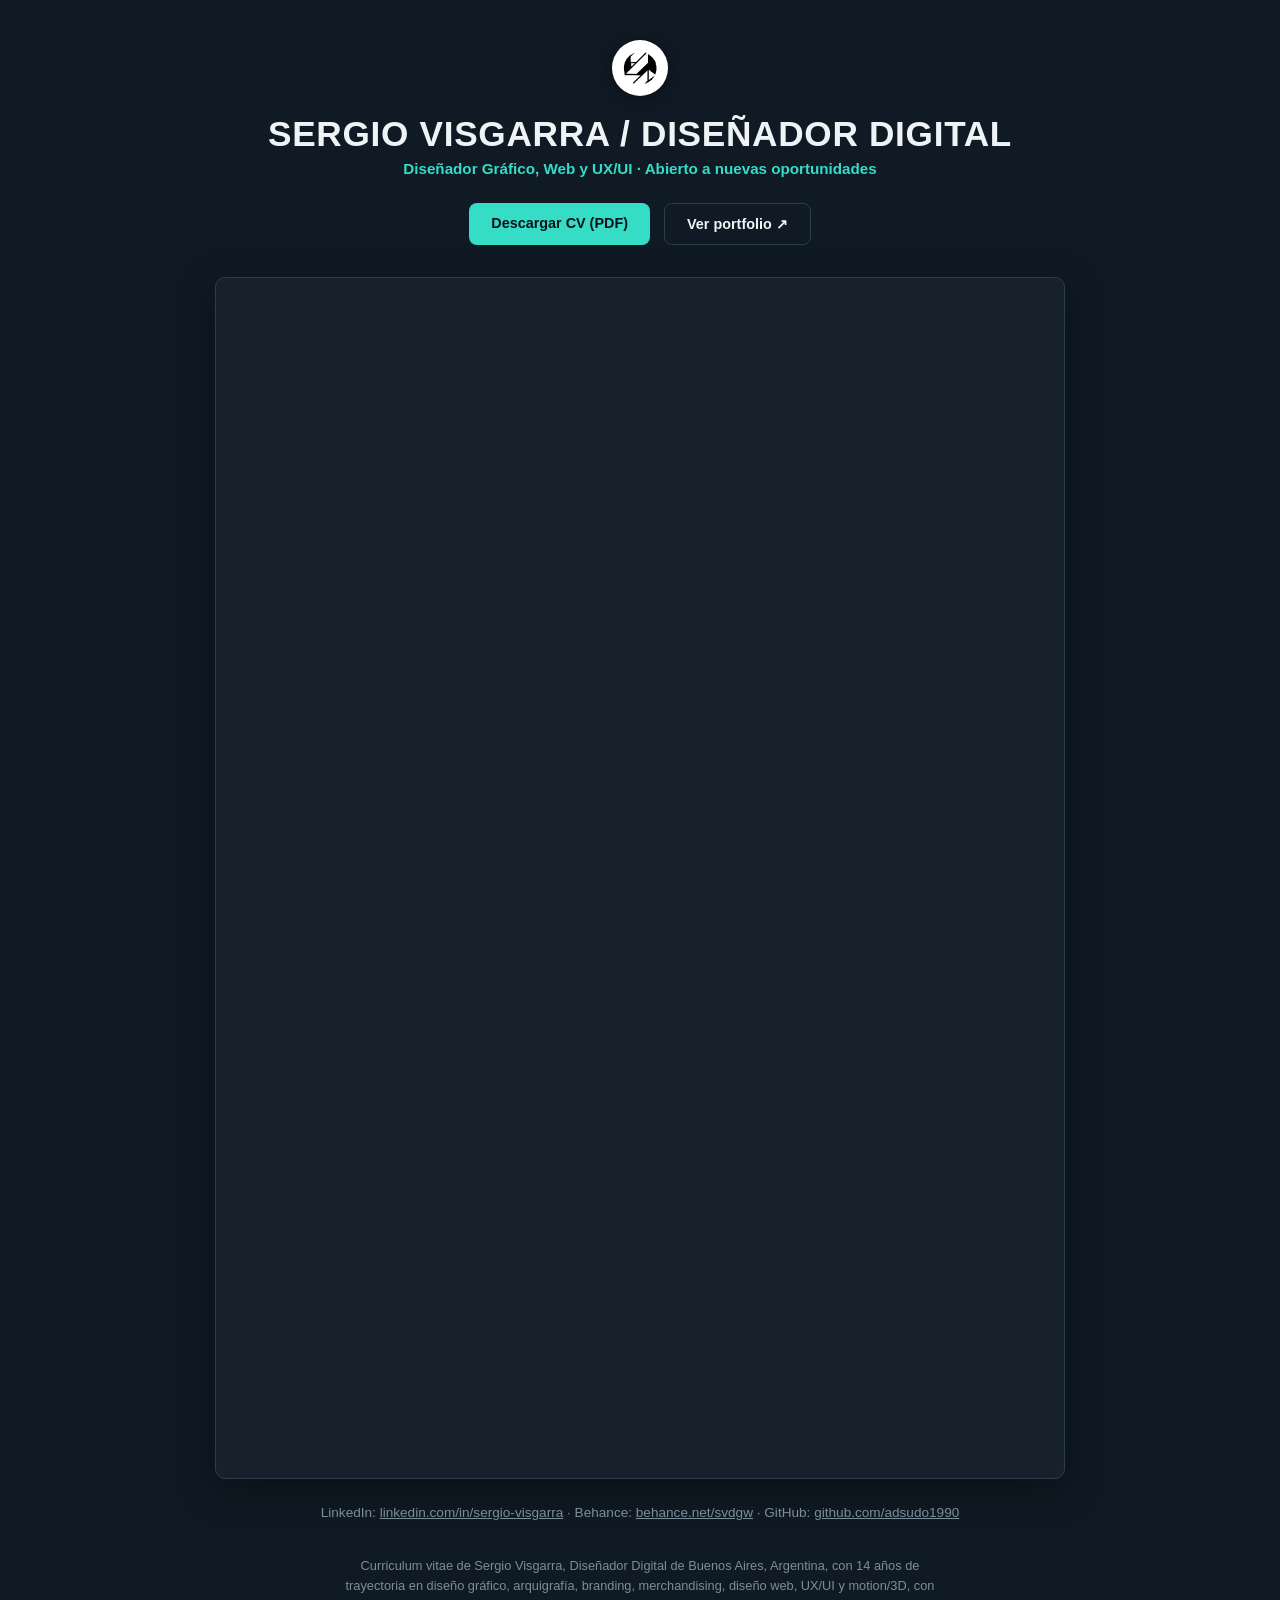
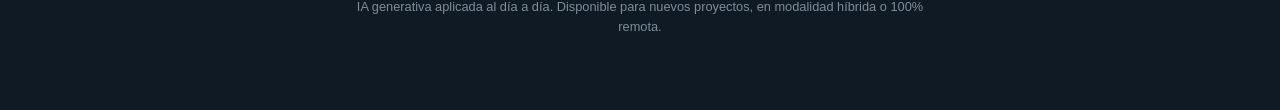
<file: cv/cv-landing.html>
<!doctype html>
<html lang="es">
<head>
<meta charset="UTF-8">
<meta name="viewport" content="width=device-width, initial-scale=1.0">

<title>Sergio Visgarra / Diseñador Digital</title>
<meta name="description" content="Curriculum vitae de Sergio Visgarra, Diseñador Digital de Buenos Aires con 14 años de trayectoria: diseño gráfico, arquigrafía, branding, diseño web, UX/UI y motion, con IA generativa en el flujo de trabajo diario. Descargá el CV en PDF.">
<meta name="author" content="Sergio Visgarra">
<meta name="keywords" content="Sergio Visgarra, Diseñador Digital, Diseñador Gráfico, Diseñador Web, Diseñador UX/UI, CV, Curriculum Vitae, Branding, Arquigrafía, IA Generativa, Buenos Aires">
<link rel="canonical" href="https://sergio-cv.sergio-visgarra.workers.dev/">
<meta name="robots" content="index, follow">
<link rel="icon" type="image/png" href="https://adsudo1990.github.io/portfolio/assets/favicon.png">

<!-- Open Graph / Twitter Card: la vista previa al compartir el link -->
<meta property="og:type" content="profile">
<meta property="og:title" content="Sergio Visgarra / Diseñador Digital">
<meta property="og:description" content="14 años de trayectoria en diseño gráfico, web y UX/UI. Piezas listas para imprimir, arquigrafía, branding, merchandising e IA generativa aplicada al diseño. Descargá el CV en PDF.">
<meta property="og:image" content="https://adsudo1990.github.io/portfolio/assets/img/og-cover.png">
<meta property="og:image:width" content="1200">
<meta property="og:image:height" content="630">
<meta property="og:url" content="https://sergio-cv.sergio-visgarra.workers.dev/">
<meta property="og:locale" content="es_AR">
<meta name="twitter:card" content="summary_large_image">
<meta name="twitter:title" content="Sergio Visgarra / Diseñador Digital">
<meta name="twitter:description" content="14 años de trayectoria en diseño gráfico, web y UX/UI. Piezas listas para imprimir, arquigrafía, branding, merchandising e IA generativa aplicada al diseño. Descargá el CV en PDF.">
<meta name="twitter:image" content="https://adsudo1990.github.io/portfolio/assets/img/og-cover.png">

<!-- Schema.org: le da a Google/LinkedIn/buscadores con IA una lectura
     estructurada de quién es Sergio y de que este documento es su CV,
     no solo un PDF suelto -->
<script type="application/ld+json">
{
  "@context": "https://schema.org",
  "@type": "ProfilePage",
  "name": "Sergio Visgarra / Diseñador Digital",
  "url": "https://sergio-cv.sergio-visgarra.workers.dev/",
  "mainEntity": {
    "@type": "Person",
    "name": "Sergio Visgarra",
    "jobTitle": "Diseñador Digital",
    "description": "Diseñador Gráfico, Web y UX/UI con 14 años de trayectoria, especializado en piezas gráficas, arquigrafía, branding y diseño web con IA generativa aplicada al flujo de trabajo diario.",
    "url": "https://adsudo1990.github.io/portfolio/",
    "image": "https://adsudo1990.github.io/portfolio/assets/img/og-cover.png",
    "address": { "@type": "PostalAddress", "addressLocality": "Buenos Aires", "addressCountry": "AR" },
    "email": "mailto:sergio_visgarra@hotmail.com",
    "sameAs": [
      "https://www.linkedin.com/in/sergio-visgarra",
      "https://github.com/adsudo1990",
      "https://www.behance.net/svdgw"
    ],
    "knowsAbout": [
      "Diseño Gráfico", "Diseño Web", "UX/UI", "Arquigrafía", "Branding",
      "Merchandising", "Motion", "3D", "IA Generativa"
    ]
  },
  "significantLink": "https://sergio-cv.sergio-visgarra.workers.dev/cv"
}
</script>

<style>
  :root{
    --bg:#101a24; --ink:#eef3f6; --ink-soft:#aebdc9; --ink-faint:#7c8d9a;
    --accent:#35dcc6; --line:#2c3d4c; --panel:#16212c;
    --font-head:'Fira Sans', sans-serif; --font-body:'Inter', sans-serif;
  }
  *{ box-sizing:border-box; }
  html,body{ margin:0; padding:0; }
  body{
    background:var(--bg); color:var(--ink); font-family:var(--font-body);
    min-height:100vh; display:flex; flex-direction:column; align-items:center;
    padding:40px 20px 60px;
  }
  .mark{
    width:56px; height:56px; border-radius:50%; background:#fff;
    display:flex; align-items:center; justify-content:center; margin-bottom:18px;
    box-shadow:0 2px 14px rgba(0,0,0,.4);
  }
  .mark img{ width:64%; height:64%; object-fit:contain; }
  h1{
    font-family:var(--font-head); font-weight:800; font-size:clamp(1.5rem,4vw,2.2rem);
    text-transform:uppercase; letter-spacing:.02em; margin:0 0 6px; text-align:center;
  }
  .role{ color:var(--accent); font-weight:600; font-size:.95rem; margin:0 0 26px; text-align:center; }
  .actions{ display:flex; gap:14px; flex-wrap:wrap; justify-content:center; margin-bottom:32px; }
  .btn{
    font-family:var(--font-body); font-weight:600; font-size:.9rem;
    padding:12px 22px; border-radius:8px; text-decoration:none; transition:transform .15s ease;
  }
  .btn:hover{ transform:translateY(-2px); }
  .btn-primary{ background:var(--accent); color:#0b1219; }
  .btn-outline{ background:transparent; color:var(--ink); border:1px solid var(--line); }
  .viewer{
    width:100%; max-width:850px; aspect-ratio:210/297; background:var(--panel);
    border:1px solid var(--line); border-radius:10px; overflow:hidden;
    box-shadow:0 10px 40px rgba(0,0,0,.4);
  }
  .viewer iframe{ width:100%; height:100%; border:0; }
  .fallback{
    padding:40px; text-align:center; color:var(--ink-soft); font-size:.9rem;
  }
  .links{ margin-top:26px; font-size:.85rem; color:var(--ink-faint); }
  .links a{ color:var(--ink-faint); }
  .seo-text{ max-width:600px; margin-top:22px; font-size:.8rem; line-height:1.6; color:var(--ink-faint); text-align:center; }
</style>
</head>
<body>

  <div class="mark"><img src="https://adsudo1990.github.io/portfolio/assets/favicon.png" alt="Marca Sergio Visgarra"></div>
  <h1>Sergio Visgarra / Diseñador Digital</h1>
  <p class="role">Diseñador Gráfico, Web y UX/UI · Abierto a nuevas oportunidades</p>

  <div class="actions">
    <a class="btn btn-primary" href="https://sergio-cv.sergio-visgarra.workers.dev/cv" target="_blank" rel="noopener">Descargar CV (PDF)</a>
    <a class="btn btn-outline" href="https://adsudo1990.github.io/portfolio/">Ver portfolio ↗</a>
  </div>

  <div class="viewer">
    <iframe src="https://sergio-cv.sergio-visgarra.workers.dev/cv" title="CV de Sergio Visgarra">
      <p class="fallback">Tu navegador no puede mostrar el PDF acá. <a href="https://sergio-cv.sergio-visgarra.workers.dev/cv">Descargalo directamente</a>.</p>
    </iframe>
  </div>

  <p class="links">
    LinkedIn: <a href="https://www.linkedin.com/in/sergio-visgarra">linkedin.com/in/sergio-visgarra</a> ·
    Behance: <a href="https://www.behance.net/svdgw">behance.net/svdgw</a> ·
    GitHub: <a href="https://github.com/adsudo1990">github.com/adsudo1990</a>
  </p>

  <p class="seo-text">Curriculum vitae de Sergio Visgarra, Diseñador Digital de Buenos Aires, Argentina, con 14 años de trayectoria en diseño gráfico, arquigrafía, branding, merchandising, diseño web, UX/UI y motion/3D, con IA generativa aplicada al día a día. Disponible para nuevos proyectos, en modalidad híbrida o 100% remota.</p>

  <!-- Cloudflare Web Analytics: pegá acá tu token una vez que crees el
       sitio en el dashboard de Cloudflare (Analytics & Logs > Web Analytics
       > Add a site > copiá el "beacon token", el string largo que va en
       data-cf-beacon). Con esto ves visitas, países y referrers de quién
       entra a esta página. Sin token, esta línea no hace nada. -->
  <script defer src="https://static.cloudflareinsights.com/beacon.min.js" data-cf-beacon='{"token": "TU_TOKEN_ACA"}'></script>

</body>
</html>
</file>
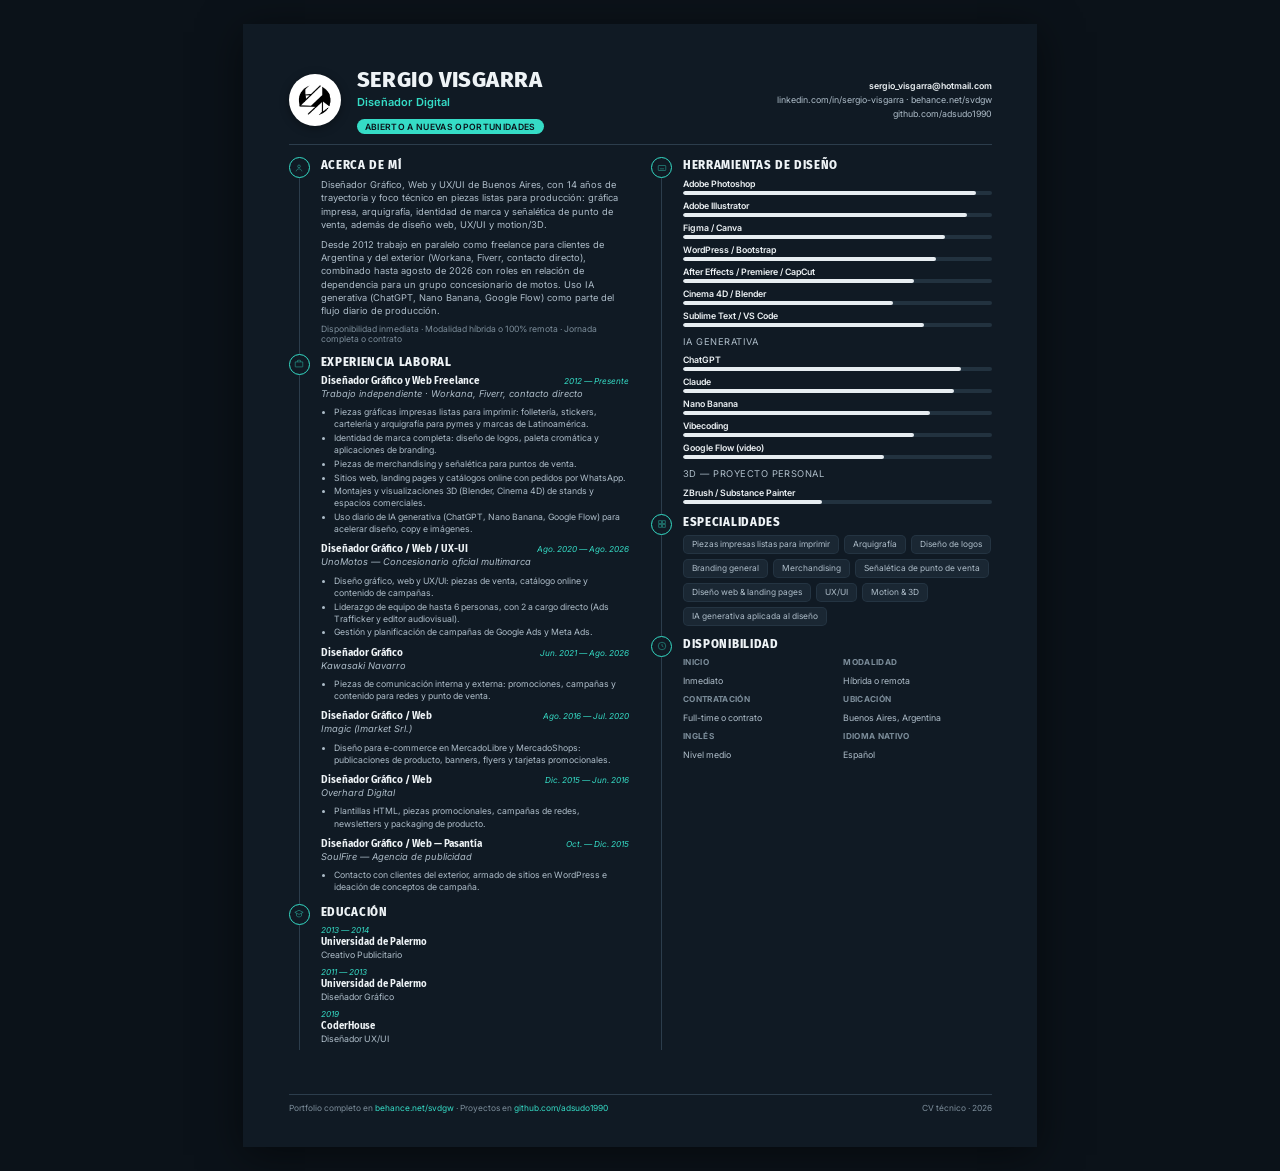
<file: cv/cv-tecnico.html>
<!doctype html>
<html lang="es">
<head>
<meta charset="UTF-8">
<meta name="viewport" content="width=device-width, initial-scale=1.0">
<title>Sergio Visgarra / Diseñador Digital</title>
<link rel="preconnect" href="https://fonts.googleapis.com">
<link rel="preconnect" href="https://fonts.gstatic.com" crossorigin>
<link href="https://fonts.googleapis.com/css2?family=Fira+Sans:wght@500;600;700;800&family=Inter:wght@400;500;600&display=swap" rel="stylesheet">
<style>
  :root{
    --bg:#101a24;
    --panel:#101a24;
    --line:#2c3d4c;
    --ink:#eef3f6;
    --ink-soft:#aebdc9;
    --ink-faint:#7c8d9a;
    --accent:#35dcc6;
    --bar-bg:#22323f;
    --bar-fill:#e7edf1;
    --chip-bg:#1a2733;
    --chip-line:#31465570;
    --font-head:'Fira Sans', sans-serif;
    --font-body:'Inter', sans-serif;
  }
  *{ box-sizing:border-box; }
  html,body{ margin:0; padding:0; background:#0b1219; }
  body{ font-family:var(--font-body); color:var(--ink); -webkit-font-smoothing:antialiased; }

  /* ============ A4 PAGE ============ */
  .page{
    width:210mm;
    height:297mm;
    margin:24px auto;
    background:var(--bg);
    box-shadow:0 8px 40px rgba(0,0,0,.5);
    padding:11mm 12mm 9mm;
    position:relative;
  }
  @media print{
    body{ background:#0b1219; }
    .page{ margin:0; box-shadow:none; width:210mm; min-height:297mm; }
    @page{ size:A4; margin:0; }
  }

  /* ============ HEADER ============ */
  .header{
    display:flex;
    align-items:center;
    gap:16px;
    padding-bottom:10px;
    border-bottom:1px solid var(--line);
  }
  .header-mark{
    width:52px; height:52px;
    border-radius:50%;
    background:#fff;
    display:flex; align-items:center; justify-content:center;
    flex:none;
    box-shadow:0 2px 10px rgba(0,0,0,.35);
  }
  .header-mark img{ width:66%; height:66%; object-fit:contain; }
  .header-id{ flex:1; min-width:0; }
  .header-id h1{
    font-family:var(--font-head);
    font-weight:800;
    font-size:22px;
    letter-spacing:.02em;
    text-transform:uppercase;
    margin:0 0 2px;
    color:var(--ink);
  }
  .header-role{
    font-size:11px;
    color:var(--accent);
    font-weight:600;
    margin:0 0 5px;
    letter-spacing:.01em;
  }
  .header-badge{
    display:inline-flex; align-items:center; gap:5px;
    font-size:8.6px;
    font-weight:600;
    color:#0b1219;
    background:var(--accent);
    padding:2.5px 8px;
    border-radius:20px;
    text-transform:uppercase;
    letter-spacing:.04em;
  }
  .header-contact{
    text-align:right;
    font-size:8.8px;
    color:var(--ink-soft);
    line-height:1.55;
    flex:none;
    white-space:nowrap;
  }
  .header-contact strong{ color:var(--ink); font-weight:600; }
  .header-contact a{ color:inherit; text-decoration:none; }
  .header-contact a:hover{ text-decoration:underline; }

  /* ============ LAYOUT ============ */
  .body-grid{
    display:grid;
    grid-template-columns:1fr 1fr;
    gap:0 22px;
    margin-top:12px;
  }
  .col{ position:relative; }
  /* spine line running through each column's icon column */
  .col::before{
    content:'';
    position:absolute;
    left:10px; top:5px; bottom:5px;
    width:1px;
    background:var(--line);
  }

  .sec{ position:relative; padding-left:32px; margin-bottom:11px; }
  .sec-icon{
    position:absolute; left:0; top:-1px;
    width:21px; height:21px;
    border-radius:50%;
    border:1.4px solid var(--accent);
    background:var(--bg);
    display:flex; align-items:center; justify-content:center;
    z-index:1;
  }
  .sec-icon svg{ width:10px; height:10px; stroke:var(--accent); fill:none; }
  .sec h2{
    font-family:var(--font-head);
    font-weight:800;
    font-size:11.5px;
    letter-spacing:.06em;
    text-transform:uppercase;
    margin:1px 0 6px;
    color:var(--ink);
  }
  .sec-body p{ margin:0 0 6px; font-size:9.3px; line-height:1.44; color:var(--ink-soft); }

  /* ---- about ---- */
  .about p{ margin:0 0 6px; }
  .about .links{ font-size:8.6px; color:var(--ink-faint); margin-top:4px; }
  .about .links a{ color:var(--ink-faint); }

  /* ---- experience ---- */
  .job{ margin-bottom:8px; }
  .job:last-child{ margin-bottom:0; }
  .job-top{ display:flex; justify-content:space-between; align-items:baseline; gap:8px; flex-wrap:wrap; }
  .job-title{ font-family:var(--font-head); font-weight:700; font-size:10px; color:var(--ink); }
  .job-date{ font-size:8.2px; color:var(--accent); font-style:italic; white-space:nowrap; }
  .job-company{ font-size:8.8px; color:var(--ink-faint); margin:0 0 3px; font-style:italic; }
  .job ul{ margin:0; padding-left:13px; }
  .job li{ font-size:8.7px; line-height:1.4; color:var(--ink-soft); margin-bottom:1.5px; }

  /* ---- education ---- */
  .edu-item{ margin-bottom:7px; }
  .edu-item:last-child{ margin-bottom:0; }
  .edu-date{ font-size:8.2px; color:var(--accent); font-style:italic; }
  .edu-school{ font-family:var(--font-head); font-weight:700; font-size:9.6px; color:var(--ink); margin:1px 0; }
  .edu-degree{ font-size:8.8px; color:var(--ink-soft); }

  /* ---- tools / skill bars ---- */
  .skill-row{ margin-bottom:5px; }
  .skill-row:last-child{ margin-bottom:0; }
  .skill-label{ display:flex; justify-content:space-between; font-size:8.8px; color:var(--ink-soft); margin-bottom:2px; }
  .skill-label b{ color:var(--ink); font-weight:600; }
  .skill-bar{ height:4px; border-radius:3px; background:var(--bar-bg); overflow:hidden; }
  .skill-bar span{ display:block; height:100%; background:var(--bar-fill); border-radius:3px; }
  .skill-group-gap{ margin-top:8px; }
  .skill-group-title{ font-size:8.2px; text-transform:uppercase; letter-spacing:.05em; color:var(--ink-faint); margin:0 0 5px; }

  /* ---- specialties chips ---- */
  .chips{ display:flex; flex-wrap:wrap; gap:5px; }
  .chip{
    font-size:8.4px;
    color:var(--ink-soft);
    background:var(--chip-bg);
    border:1px solid var(--chip-line);
    padding:3px 8px;
    border-radius:5px;
    line-height:1.3;
  }

  /* ---- disponibilidad ---- */
  .avail-grid{ display:grid; grid-template-columns:1fr 1fr; gap:6px 12px; }
  .avail-item b{ display:block; font-size:8.2px; text-transform:uppercase; letter-spacing:.04em; color:var(--ink-faint); margin-bottom:1px; }
  .avail-item span{ font-size:8.8px; color:var(--ink-soft); }

  /* ============ FOOTER ============ */
  .footer{
    position:absolute;
    left:12mm; right:12mm; bottom:9mm;
    padding-top:8px;
    border-top:1px solid var(--line);
    display:flex;
    justify-content:space-between;
    align-items:center;
    font-size:8.4px;
    color:var(--ink-faint);
  }
  .footer a{ color:var(--accent); text-decoration:none; }
</style>
</head>
<body>

<div class="page">

  <!-- ============ HEADER ============ -->
  <header class="header">
    <div class="header-mark"><img src="../assets/favicon.png" alt="Marca Sergio Visgarra"></div>
    <div class="header-id">
      <h1>Sergio Visgarra</h1>
      <p class="header-role">Diseñador Digital</p>
      <span class="header-badge">Abierto a nuevas oportunidades</span>
    </div>
    <div class="header-contact">
      <strong><a href="mailto:sergio_visgarra@hotmail.com">sergio_visgarra@hotmail.com</a></strong><br>
      <a href="https://www.linkedin.com/in/sergio-visgarra">linkedin.com/in/sergio-visgarra</a> · <a href="https://www.behance.net/svdgw">behance.net/svdgw</a><br>
      <a href="https://github.com/adsudo1990">github.com/adsudo1990</a>
    </div>
  </header>

  <!-- ============ BODY ============ -->
  <div class="body-grid">

    <!-- ================= LEFT COLUMN ================= -->
    <div class="col">

      <section class="sec about">
        <span class="sec-icon"><svg viewBox="0 0 24 24"><circle cx="12" cy="8" r="3.2"/><path d="M5 20c1.2-4 4-6 7-6s5.8 2 7 6"/></svg></span>
        <h2>Acerca de mí</h2>
        <div class="sec-body">
          <p>Diseñador Gráfico, Web y UX/UI de Buenos Aires, con 14 años de trayectoria y foco técnico en piezas listas para producción: gráfica impresa, arquigrafía, identidad de marca y señalética de punto de venta, además de diseño web, UX/UI y motion/3D.</p>
          <p>Desde 2012 trabajo en paralelo como freelance para clientes de Argentina y del exterior (Workana, Fiverr, contacto directo), combinado hasta agosto de 2026 con roles en relación de dependencia para un grupo concesionario de motos. Uso IA generativa (ChatGPT, Nano Banana, Google Flow) como parte del flujo diario de producción.</p>
          <div class="links">Disponibilidad inmediata · Modalidad híbrida o 100% remota · Jornada completa o contrato</div>
        </div>
      </section>

      <section class="sec">
        <span class="sec-icon"><svg viewBox="0 0 24 24"><path d="M3 7h18v11a1 1 0 0 1-1 1H4a1 1 0 0 1-1-1V7z"/><path d="M8 7V5a2 2 0 0 1 2-2h4a2 2 0 0 1 2 2v2"/></svg></span>
        <h2>Experiencia laboral</h2>
        <div class="sec-body">

          <div class="job">
            <div class="job-top">
              <span class="job-title">Diseñador Gráfico y Web Freelance</span>
              <span class="job-date">2012 — Presente</span>
            </div>
            <p class="job-company">Trabajo independiente · Workana, Fiverr, contacto directo</p>
            <ul>
              <li>Piezas gráficas impresas listas para imprimir: folletería, stickers, cartelería y arquigrafía para pymes y marcas de Latinoamérica.</li>
              <li>Identidad de marca completa: diseño de logos, paleta cromática y aplicaciones de branding.</li>
              <li>Piezas de merchandising y señalética para puntos de venta.</li>
              <li>Sitios web, landing pages y catálogos online con pedidos por WhatsApp.</li>
              <li>Montajes y visualizaciones 3D (Blender, Cinema 4D) de stands y espacios comerciales.</li>
              <li>Uso diario de IA generativa (ChatGPT, Nano Banana, Google Flow) para acelerar diseño, copy e imágenes.</li>
            </ul>
          </div>

          <div class="job">
            <div class="job-top">
              <span class="job-title">Diseñador Gráfico / Web / UX-UI</span>
              <span class="job-date">Ago. 2020 — Ago. 2026</span>
            </div>
            <p class="job-company">UnoMotos — Concesionario oficial multimarca</p>
            <ul>
              <li>Diseño gráfico, web y UX/UI: piezas de venta, catálogo online y contenido de campañas.</li>
              <li>Liderazgo de equipo de hasta 6 personas, con 2 a cargo directo (Ads Trafficker y editor audiovisual).</li>
              <li>Gestión y planificación de campañas de Google Ads y Meta Ads.</li>
            </ul>
          </div>

          <div class="job">
            <div class="job-top">
              <span class="job-title">Diseñador Gráfico</span>
              <span class="job-date">Jun. 2021 — Ago. 2026</span>
            </div>
            <p class="job-company">Kawasaki Navarro</p>
            <ul>
              <li>Piezas de comunicación interna y externa: promociones, campañas y contenido para redes y punto de venta.</li>
            </ul>
          </div>

          <div class="job">
            <div class="job-top">
              <span class="job-title">Diseñador Gráfico / Web</span>
              <span class="job-date">Ago. 2016 — Jul. 2020</span>
            </div>
            <p class="job-company">Imagic (Imarket Srl.)</p>
            <ul>
              <li>Diseño para e-commerce en MercadoLibre y MercadoShops: publicaciones de producto, banners, flyers y tarjetas promocionales.</li>
            </ul>
          </div>

          <div class="job">
            <div class="job-top">
              <span class="job-title">Diseñador Gráfico / Web</span>
              <span class="job-date">Dic. 2015 — Jun. 2016</span>
            </div>
            <p class="job-company">Overhard Digital</p>
            <ul>
              <li>Plantillas HTML, piezas promocionales, campañas de redes, newsletters y packaging de producto.</li>
            </ul>
          </div>

          <div class="job">
            <div class="job-top">
              <span class="job-title">Diseñador Gráfico / Web — Pasantía</span>
              <span class="job-date">Oct. — Dic. 2015</span>
            </div>
            <p class="job-company">SoulFire — Agencia de publicidad</p>
            <ul>
              <li>Contacto con clientes del exterior, armado de sitios en WordPress e ideación de conceptos de campaña.</li>
            </ul>
          </div>

        </div>
      </section>

      <section class="sec">
        <span class="sec-icon"><svg viewBox="0 0 24 24"><path d="M12 3 2 8l10 5 10-5-10-5z"/><path d="M6 10.5V16c0 1.5 3 3 6 3s6-1.5 6-3v-5.5"/></svg></span>
        <h2>Educación</h2>
        <div class="sec-body">
          <div class="edu-item">
            <div class="edu-date">2013 — 2014</div>
            <div class="edu-school">Universidad de Palermo</div>
            <div class="edu-degree">Creativo Publicitario</div>
          </div>
          <div class="edu-item">
            <div class="edu-date">2011 — 2013</div>
            <div class="edu-school">Universidad de Palermo</div>
            <div class="edu-degree">Diseñador Gráfico</div>
          </div>
          <div class="edu-item">
            <div class="edu-date">2019</div>
            <div class="edu-school">CoderHouse</div>
            <div class="edu-degree">Diseñador UX/UI</div>
          </div>
        </div>
      </section>

    </div>

    <!-- ================= RIGHT COLUMN ================= -->
    <div class="col">

      <section class="sec">
        <span class="sec-icon"><svg viewBox="0 0 24 24"><rect x="3" y="6" width="18" height="12" rx="1.5"/><path d="M7 10h.01M11 10h.01M15 10h.01M7 14h10"/></svg></span>
        <h2>Herramientas de diseño</h2>
        <div class="sec-body">
          <div class="skill-row"><div class="skill-label"><b>Adobe Photoshop</b></div><div class="skill-bar"><span style="width:95%"></span></div></div>
          <div class="skill-row"><div class="skill-label"><b>Adobe Illustrator</b></div><div class="skill-bar"><span style="width:92%"></span></div></div>
          <div class="skill-row"><div class="skill-label"><b>Figma / Canva</b></div><div class="skill-bar"><span style="width:85%"></span></div></div>
          <div class="skill-row"><div class="skill-label"><b>WordPress / Bootstrap</b></div><div class="skill-bar"><span style="width:82%"></span></div></div>
          <div class="skill-row"><div class="skill-label"><b>After Effects / Premiere / CapCut</b></div><div class="skill-bar"><span style="width:75%"></span></div></div>
          <div class="skill-row"><div class="skill-label"><b>Cinema 4D / Blender</b></div><div class="skill-bar"><span style="width:68%"></span></div></div>
          <div class="skill-row"><div class="skill-label"><b>Sublime Text / VS Code</b></div><div class="skill-bar"><span style="width:78%"></span></div></div>

          <div class="skill-group-gap">
            <p class="skill-group-title">IA Generativa</p>
            <div class="skill-row"><div class="skill-label"><b>ChatGPT</b></div><div class="skill-bar"><span style="width:90%"></span></div></div>
            <div class="skill-row"><div class="skill-label"><b>Claude</b></div><div class="skill-bar"><span style="width:88%"></span></div></div>
            <div class="skill-row"><div class="skill-label"><b>Nano Banana</b></div><div class="skill-bar"><span style="width:80%"></span></div></div>
            <div class="skill-row"><div class="skill-label"><b>Vibecoding</b></div><div class="skill-bar"><span style="width:75%"></span></div></div>
            <div class="skill-row"><div class="skill-label"><b>Google Flow (video)</b></div><div class="skill-bar"><span style="width:65%"></span></div></div>
          </div>

          <div class="skill-group-gap">
            <p class="skill-group-title">3D — proyecto personal</p>
            <div class="skill-row"><div class="skill-label"><b>ZBrush / Substance Painter</b></div><div class="skill-bar"><span style="width:45%"></span></div></div>
          </div>
        </div>
      </section>

      <section class="sec">
        <span class="sec-icon"><svg viewBox="0 0 24 24"><path d="M4 4h7v7H4zM13 4h7v7h-7zM4 13h7v7H4zM13 13h7v7h-7z"/></svg></span>
        <h2>Especialidades</h2>
        <div class="sec-body">
          <div class="chips">
            <span class="chip">Piezas impresas listas para imprimir</span>
            <span class="chip">Arquigrafía</span>
            <span class="chip">Diseño de logos</span>
            <span class="chip">Branding general</span>
            <span class="chip">Merchandising</span>
            <span class="chip">Señalética de punto de venta</span>
            <span class="chip">Diseño web &amp; landing pages</span>
            <span class="chip">UX/UI</span>
            <span class="chip">Motion &amp; 3D</span>
            <span class="chip">IA generativa aplicada al diseño</span>
          </div>
        </div>
      </section>

      <section class="sec">
        <span class="sec-icon"><svg viewBox="0 0 24 24"><circle cx="12" cy="12" r="9"/><path d="M12 7v5l3.5 2"/></svg></span>
        <h2>Disponibilidad</h2>
        <div class="sec-body">
          <div class="avail-grid">
            <div class="avail-item"><b>Inicio</b><span>Inmediato</span></div>
            <div class="avail-item"><b>Modalidad</b><span>Híbrida o remota</span></div>
            <div class="avail-item"><b>Contratación</b><span>Full-time o contrato</span></div>
            <div class="avail-item"><b>Ubicación</b><span>Buenos Aires, Argentina</span></div>
            <div class="avail-item"><b>Inglés</b><span>Nivel medio</span></div>
            <div class="avail-item"><b>Idioma nativo</b><span>Español</span></div>
          </div>
        </div>
      </section>

    </div>
  </div>

  <!-- ============ FOOTER ============ -->
  <footer class="footer">
    <span>Portfolio completo en <a href="https://www.behance.net/svdgw">behance.net/svdgw</a> · Proyectos en <a href="https://github.com/adsudo1990">github.com/adsudo1990</a></span>
    <span>CV técnico · 2026</span>
  </footer>

</div>

</body>
</html>
</file>
